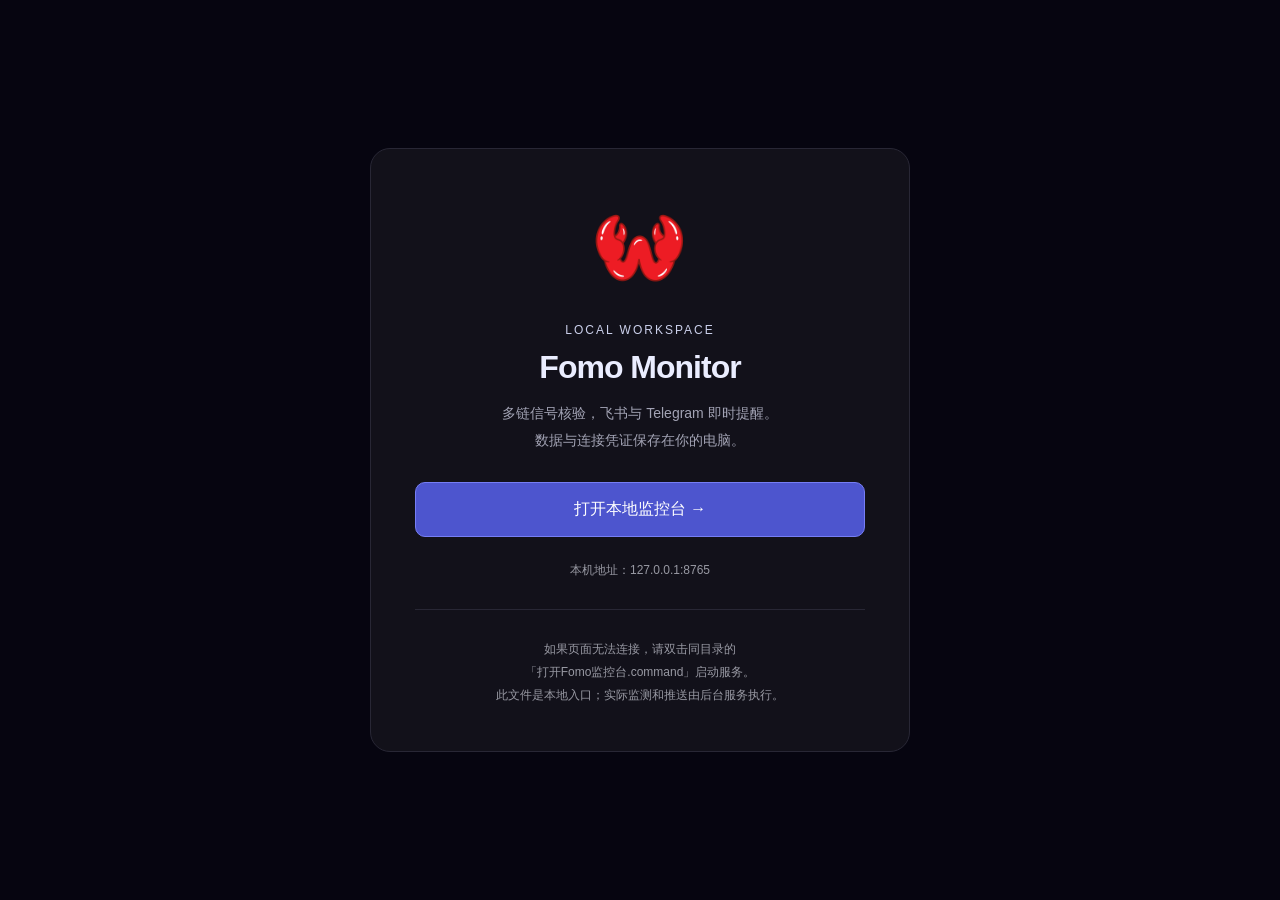
<file: Fomo 本地监控台.html>
<!doctype html><html lang="zh-CN"><head><meta charset="utf-8"><meta name="viewport" content="width=device-width,initial-scale=1"><title>Fomo Monitor · 本地入口</title><link rel="icon" href="[data-uri]"><style>*{box-sizing:border-box}body{margin:0;min-height:100vh;display:grid;place-items:center;background:#060510;color:#eaedff;font-family:'Avenir Next','PingFang SC',sans-serif;padding:28px}main{max-width:540px;width:100%;background:#12111a;border:1px solid #282735;border-radius:20px;padding:44px;text-align:center}img{width:108px;height:108px;object-fit:contain}h1{font-size:32px;letter-spacing:-1px;margin:12px 0}p{font-size:14px;line-height:1.9;color:#a2a3b4}a{display:block;margin:28px 0 22px;background:#4d55ce;border:1px solid #767ef5;color:white;padding:16px;border-radius:10px;text-decoration:none;font-size:16px}small{font-size:12px;color:#9899a3;line-height:1.9}.pill{font-size:12px;letter-spacing:2px;color:#cbd0eb;margin-top:18px}hr{border:0;border-top:1px solid #282735;margin:28px 0}code{color:#cbd0eb}</style></head><body><main><img src="[data-uri]" alt="你的品牌 Logo"><div class="pill">LOCAL WORKSPACE</div><h1>Fomo Monitor</h1><p>多链信号核验，飞书与 Telegram 即时提醒。<br>数据与连接凭证保存在你的电脑。</p><a href="http://127.0.0.1:8765/">打开本地监控台 →</a><small>本机地址：127.0.0.1:8765</small><hr><small>如果页面无法连接，请双击同目录的<br>「打开Fomo监控台.command」启动服务。<br>此文件是本地入口；实际监测和推送由后台服务执行。</small></main></body></html>
</file>
